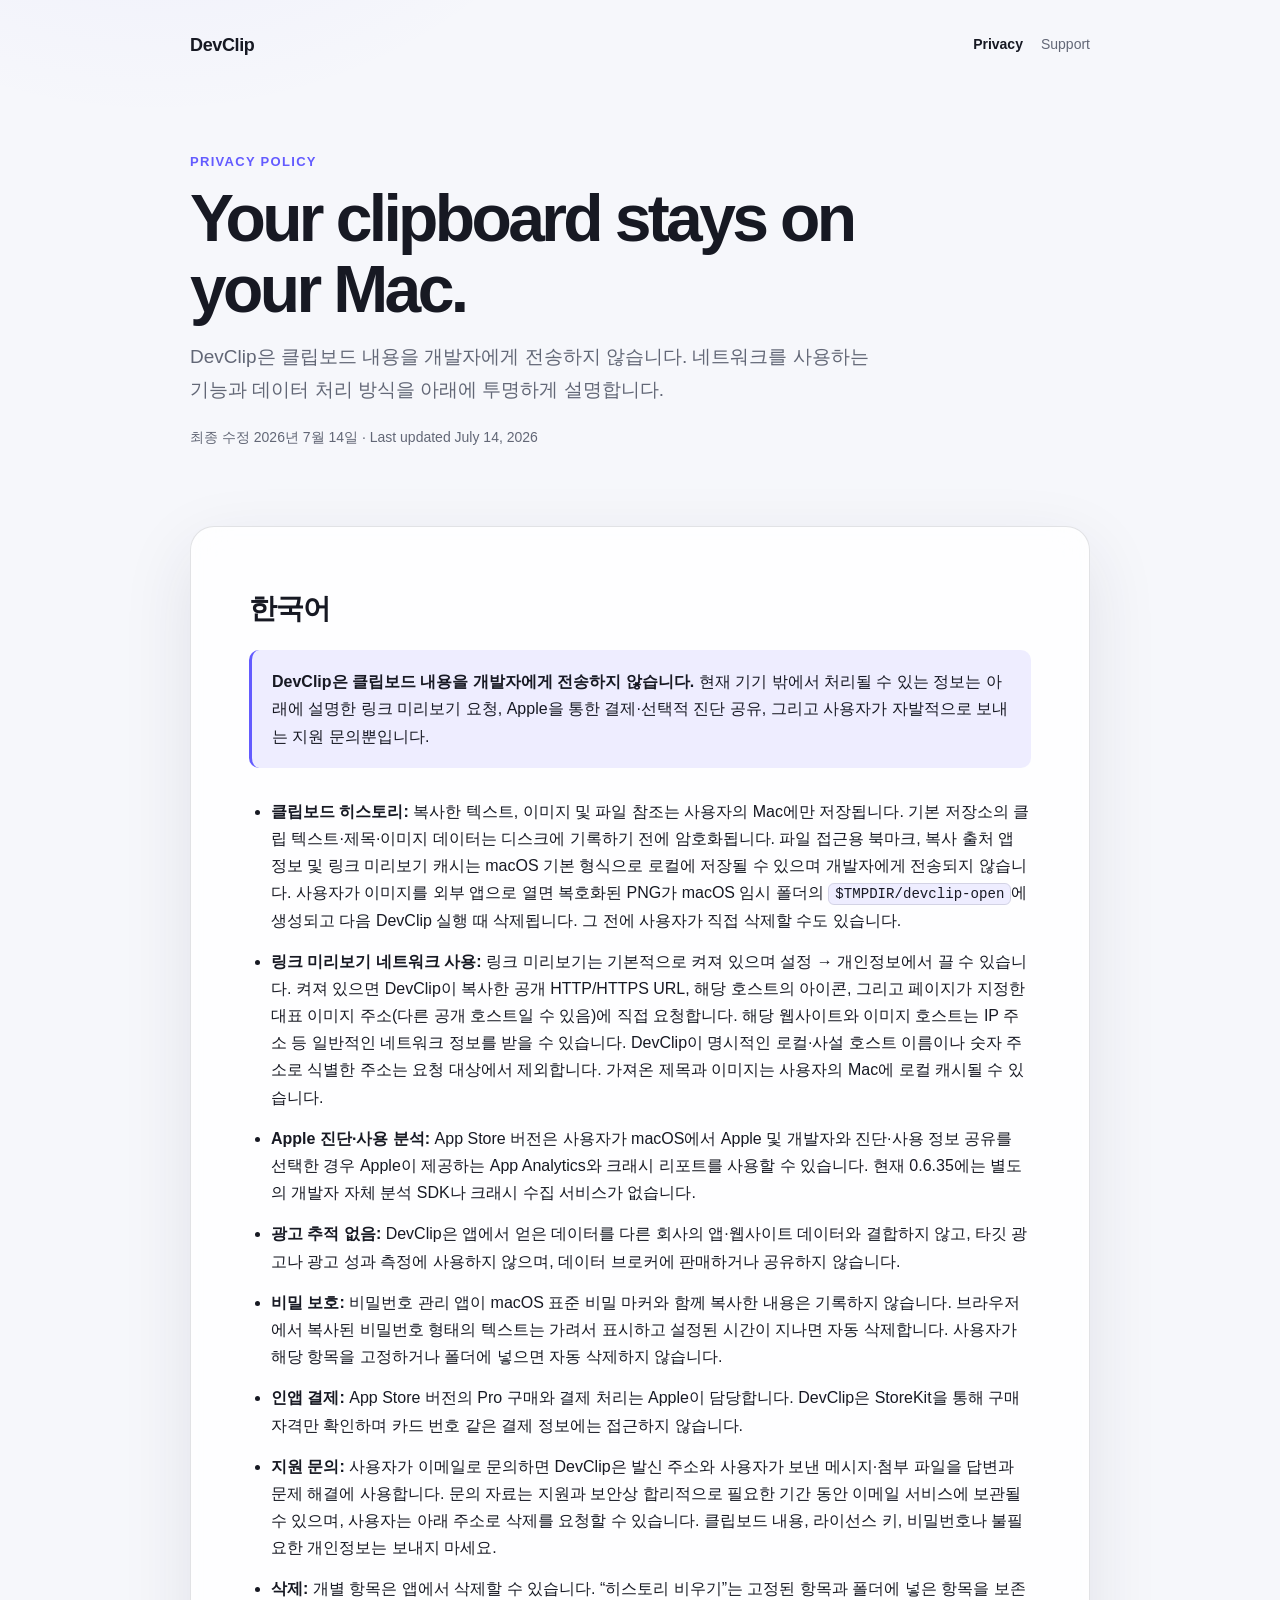
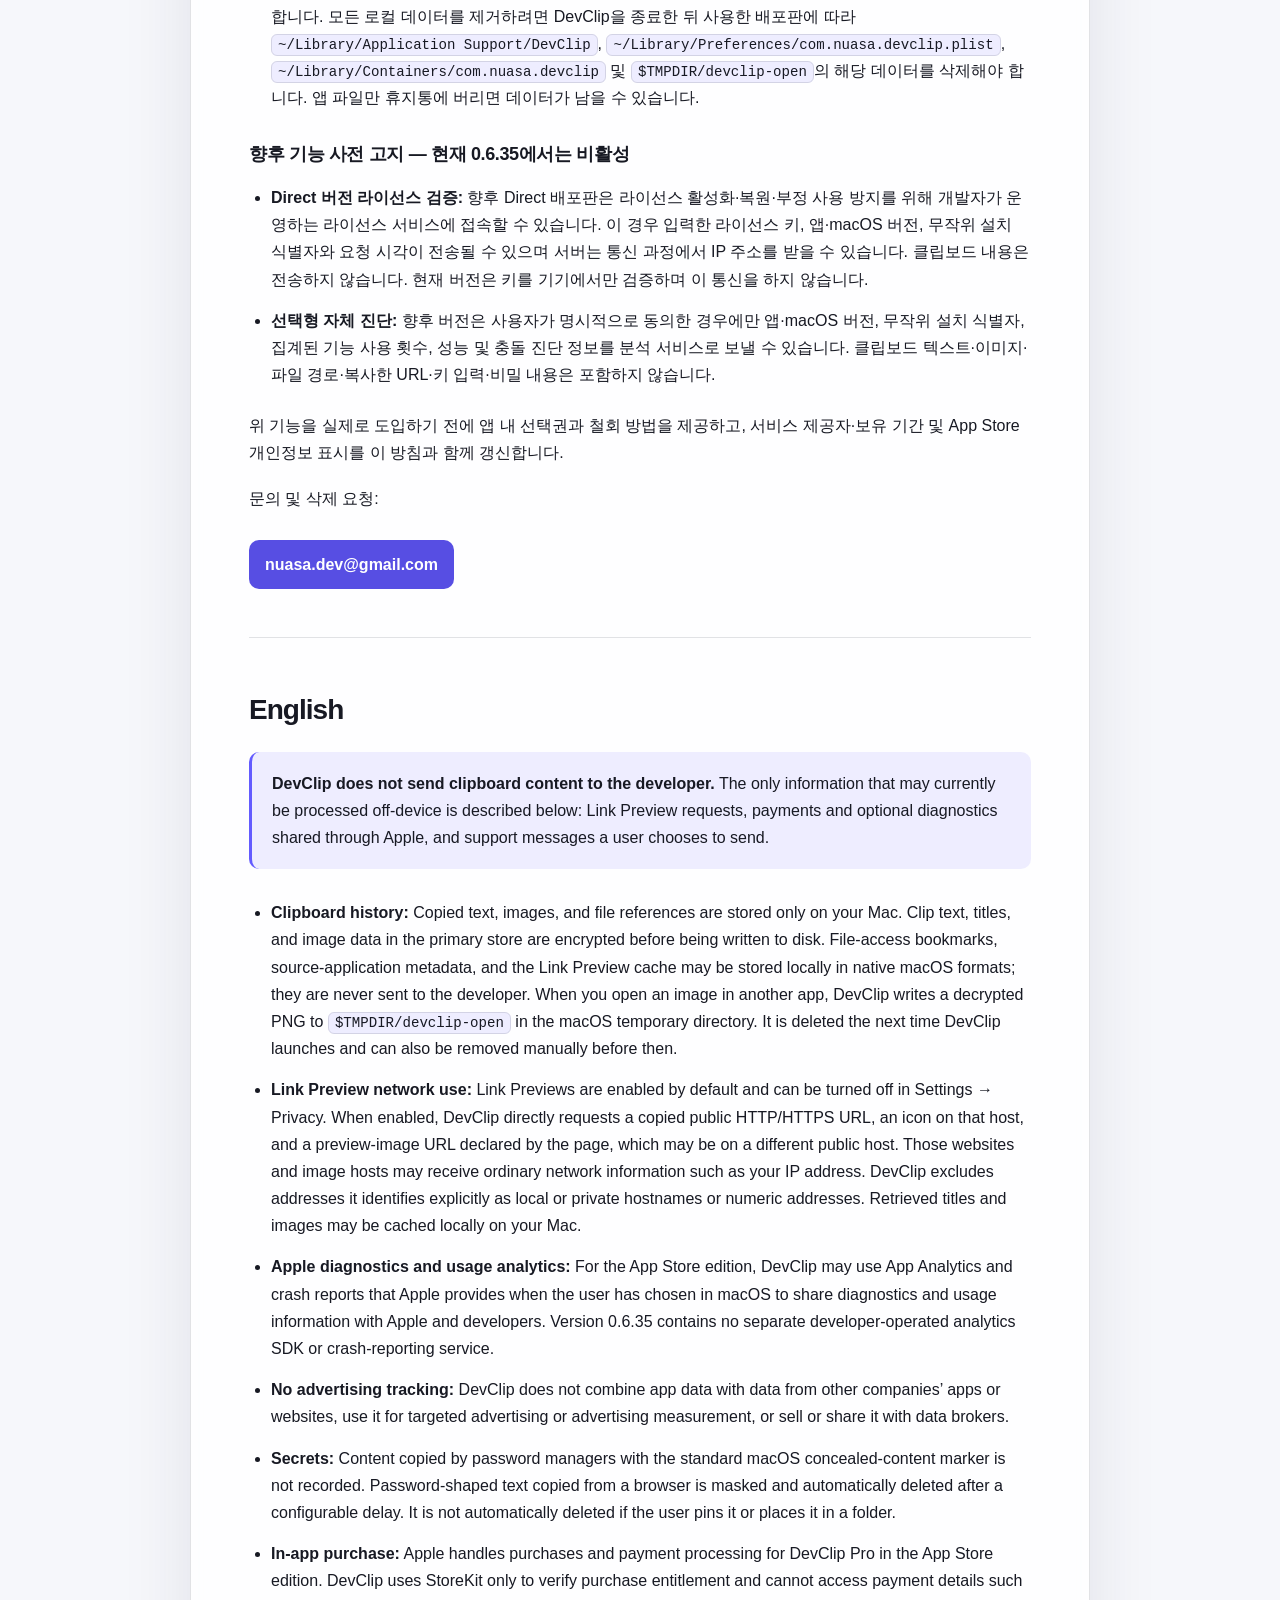
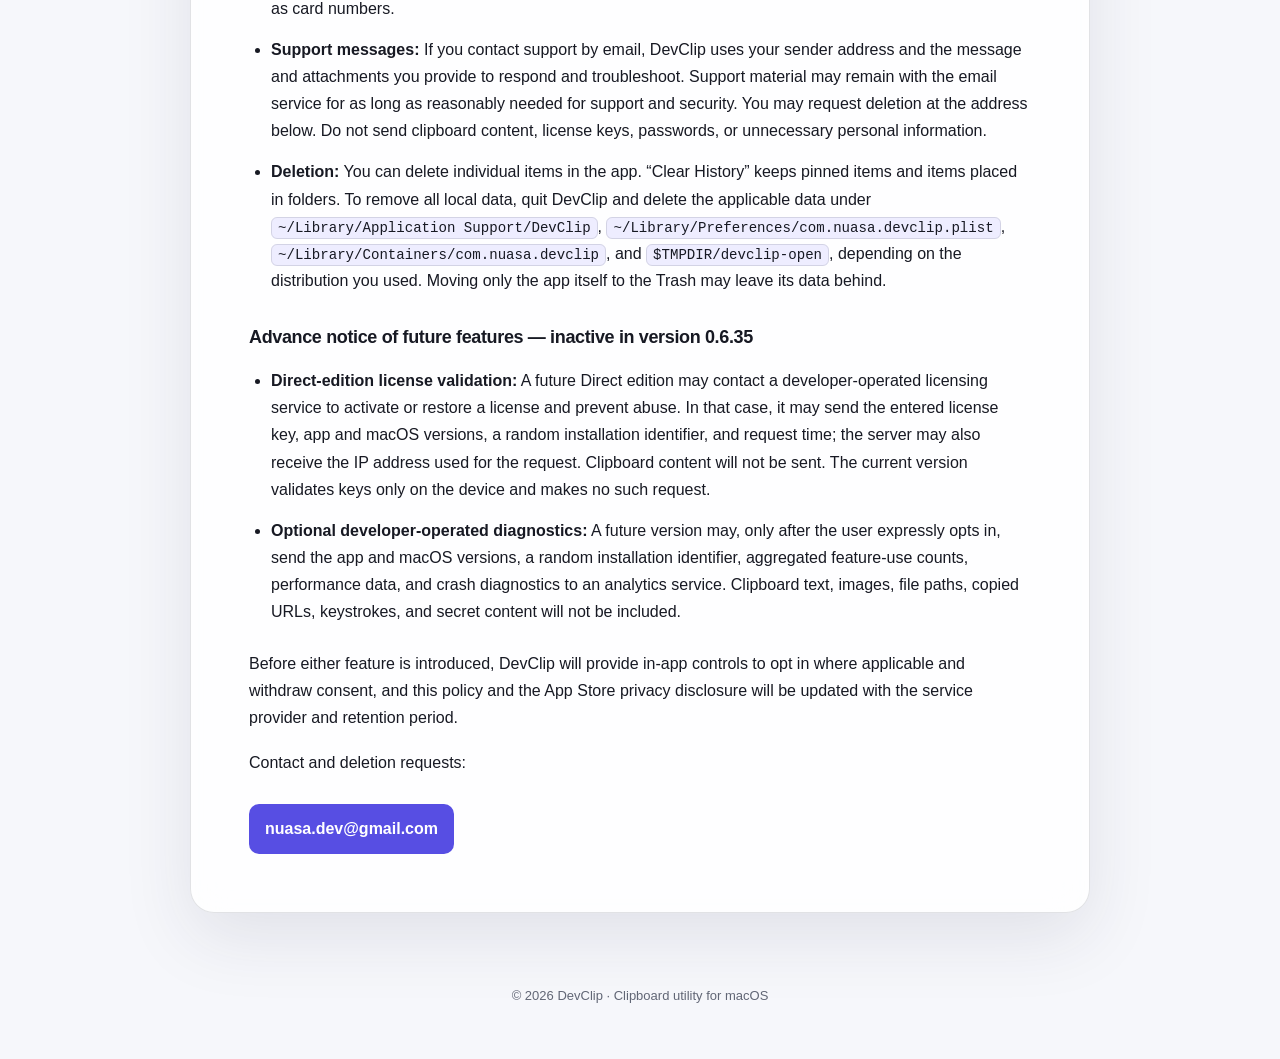
<file: index.html>
<!doctype html>
<html lang="en">
<head>
  <meta charset="utf-8">
  <meta name="viewport" content="width=device-width, initial-scale=1">
  <meta name="description" content="DevClip 개인정보처리방침과 Privacy Policy">
  <title>Privacy Policy · DevClip</title>
  <link rel="stylesheet" href="styles.css">
</head>
<body>
  <a class="skip-link" href="#content">Skip to content</a>
  <div class="shell">
    <header>
      <a class="brand" href="./">DevClip</a>
      <nav aria-label="Main navigation">
        <a href="./" aria-current="page">Privacy</a>
        <a href="support.html">Support</a>
      </nav>
    </header>

    <main id="content">
      <section class="hero">
        <div class="eyebrow">Privacy Policy</div>
        <h1>Your clipboard stays on your Mac.</h1>
        <p class="lede" lang="ko">DevClip은 클립보드 내용을 개발자에게 전송하지 않습니다. 네트워크를 사용하는 기능과 데이터 처리 방식을 아래에 투명하게 설명합니다.</p>
        <p class="updated">최종 수정 2026년 7월 14일 · Last updated July 14, 2026</p>
      </section>

      <article class="card">
        <section class="language" lang="ko">
          <h2>한국어</h2>
          <p class="notice"><strong>DevClip은 클립보드 내용을 개발자에게 전송하지 않습니다.</strong> 현재 기기 밖에서 처리될 수 있는 정보는 아래에 설명한 링크 미리보기 요청, Apple을 통한 결제·선택적 진단 공유, 그리고 사용자가 자발적으로 보내는 지원 문의뿐입니다.</p>
          <ul>
            <li><strong>클립보드 히스토리:</strong> 복사한 텍스트, 이미지 및 파일 참조는 사용자의 Mac에만 저장됩니다. 기본 저장소의 클립 텍스트·제목·이미지 데이터는 디스크에 기록하기 전에 암호화됩니다. 파일 접근용 북마크, 복사 출처 앱 정보 및 링크 미리보기 캐시는 macOS 기본 형식으로 로컬에 저장될 수 있으며 개발자에게 전송되지 않습니다. 사용자가 이미지를 외부 앱으로 열면 복호화된 PNG가 macOS 임시 폴더의 <code>$TMPDIR/devclip-open</code>에 생성되고 다음 DevClip 실행 때 삭제됩니다. 그 전에 사용자가 직접 삭제할 수도 있습니다.</li>
            <li><strong>링크 미리보기 네트워크 사용:</strong> 링크 미리보기는 기본적으로 켜져 있으며 설정 → 개인정보에서 끌 수 있습니다. 켜져 있으면 DevClip이 복사한 공개 HTTP/HTTPS URL, 해당 호스트의 아이콘, 그리고 페이지가 지정한 대표 이미지 주소(다른 공개 호스트일 수 있음)에 직접 요청합니다. 해당 웹사이트와 이미지 호스트는 IP 주소 등 일반적인 네트워크 정보를 받을 수 있습니다. DevClip이 명시적인 로컬·사설 호스트 이름이나 숫자 주소로 식별한 주소는 요청 대상에서 제외합니다. 가져온 제목과 이미지는 사용자의 Mac에 로컬 캐시될 수 있습니다.</li>
            <li><strong>Apple 진단·사용 분석:</strong> App Store 버전은 사용자가 macOS에서 Apple 및 개발자와 진단·사용 정보 공유를 선택한 경우 Apple이 제공하는 App Analytics와 크래시 리포트를 사용할 수 있습니다. 현재 0.6.35에는 별도의 개발자 자체 분석 SDK나 크래시 수집 서비스가 없습니다.</li>
            <li><strong>광고 추적 없음:</strong> DevClip은 앱에서 얻은 데이터를 다른 회사의 앱·웹사이트 데이터와 결합하지 않고, 타깃 광고나 광고 성과 측정에 사용하지 않으며, 데이터 브로커에 판매하거나 공유하지 않습니다.</li>
            <li><strong>비밀 보호:</strong> 비밀번호 관리 앱이 macOS 표준 비밀 마커와 함께 복사한 내용은 기록하지 않습니다. 브라우저에서 복사된 비밀번호 형태의 텍스트는 가려서 표시하고 설정된 시간이 지나면 자동 삭제합니다. 사용자가 해당 항목을 고정하거나 폴더에 넣으면 자동 삭제하지 않습니다.</li>
            <li><strong>인앱 결제:</strong> App Store 버전의 Pro 구매와 결제 처리는 Apple이 담당합니다. DevClip은 StoreKit을 통해 구매 자격만 확인하며 카드 번호 같은 결제 정보에는 접근하지 않습니다.</li>
            <li><strong>지원 문의:</strong> 사용자가 이메일로 문의하면 DevClip은 발신 주소와 사용자가 보낸 메시지·첨부 파일을 답변과 문제 해결에 사용합니다. 문의 자료는 지원과 보안상 합리적으로 필요한 기간 동안 이메일 서비스에 보관될 수 있으며, 사용자는 아래 주소로 삭제를 요청할 수 있습니다. 클립보드 내용, 라이선스 키, 비밀번호나 불필요한 개인정보는 보내지 마세요.</li>
            <li><strong>삭제:</strong> 개별 항목은 앱에서 삭제할 수 있습니다. “히스토리 비우기”는 고정된 항목과 폴더에 넣은 항목을 보존합니다. 모든 로컬 데이터를 제거하려면 DevClip을 종료한 뒤 사용한 배포판에 따라 <code>~/Library/Application Support/DevClip</code>, <code>~/Library/Preferences/com.nuasa.devclip.plist</code>, <code>~/Library/Containers/com.nuasa.devclip</code> 및 <code>$TMPDIR/devclip-open</code>의 해당 데이터를 삭제해야 합니다. 앱 파일만 휴지통에 버리면 데이터가 남을 수 있습니다.</li>
          </ul>
          <h3>향후 기능 사전 고지 — 현재 0.6.35에서는 비활성</h3>
          <ul>
            <li><strong>Direct 버전 라이선스 검증:</strong> 향후 Direct 배포판은 라이선스 활성화·복원·부정 사용 방지를 위해 개발자가 운영하는 라이선스 서비스에 접속할 수 있습니다. 이 경우 입력한 라이선스 키, 앱·macOS 버전, 무작위 설치 식별자와 요청 시각이 전송될 수 있으며 서버는 통신 과정에서 IP 주소를 받을 수 있습니다. 클립보드 내용은 전송하지 않습니다. 현재 버전은 키를 기기에서만 검증하며 이 통신을 하지 않습니다.</li>
            <li><strong>선택형 자체 진단:</strong> 향후 버전은 사용자가 명시적으로 동의한 경우에만 앱·macOS 버전, 무작위 설치 식별자, 집계된 기능 사용 횟수, 성능 및 충돌 진단 정보를 분석 서비스로 보낼 수 있습니다. 클립보드 텍스트·이미지·파일 경로·복사한 URL·키 입력·비밀 내용은 포함하지 않습니다.</li>
          </ul>
          <p>위 기능을 실제로 도입하기 전에 앱 내 선택권과 철회 방법을 제공하고, 서비스 제공자·보유 기간 및 App Store 개인정보 표시를 이 방침과 함께 갱신합니다.</p>
          <p>문의 및 삭제 요청:</p>
          <a class="contact" href="mailto:nuasa.dev@gmail.com">nuasa.dev@gmail.com</a>
        </section>

        <section class="language" lang="en">
          <h2>English</h2>
          <p class="notice"><strong>DevClip does not send clipboard content to the developer.</strong> The only information that may currently be processed off-device is described below: Link Preview requests, payments and optional diagnostics shared through Apple, and support messages a user chooses to send.</p>
          <ul>
            <li><strong>Clipboard history:</strong> Copied text, images, and file references are stored only on your Mac. Clip text, titles, and image data in the primary store are encrypted before being written to disk. File-access bookmarks, source-application metadata, and the Link Preview cache may be stored locally in native macOS formats; they are never sent to the developer. When you open an image in another app, DevClip writes a decrypted PNG to <code>$TMPDIR/devclip-open</code> in the macOS temporary directory. It is deleted the next time DevClip launches and can also be removed manually before then.</li>
            <li><strong>Link Preview network use:</strong> Link Previews are enabled by default and can be turned off in Settings → Privacy. When enabled, DevClip directly requests a copied public HTTP/HTTPS URL, an icon on that host, and a preview-image URL declared by the page, which may be on a different public host. Those websites and image hosts may receive ordinary network information such as your IP address. DevClip excludes addresses it identifies explicitly as local or private hostnames or numeric addresses. Retrieved titles and images may be cached locally on your Mac.</li>
            <li><strong>Apple diagnostics and usage analytics:</strong> For the App Store edition, DevClip may use App Analytics and crash reports that Apple provides when the user has chosen in macOS to share diagnostics and usage information with Apple and developers. Version 0.6.35 contains no separate developer-operated analytics SDK or crash-reporting service.</li>
            <li><strong>No advertising tracking:</strong> DevClip does not combine app data with data from other companies’ apps or websites, use it for targeted advertising or advertising measurement, or sell or share it with data brokers.</li>
            <li><strong>Secrets:</strong> Content copied by password managers with the standard macOS concealed-content marker is not recorded. Password-shaped text copied from a browser is masked and automatically deleted after a configurable delay. It is not automatically deleted if the user pins it or places it in a folder.</li>
            <li><strong>In-app purchase:</strong> Apple handles purchases and payment processing for DevClip Pro in the App Store edition. DevClip uses StoreKit only to verify purchase entitlement and cannot access payment details such as card numbers.</li>
            <li><strong>Support messages:</strong> If you contact support by email, DevClip uses your sender address and the message and attachments you provide to respond and troubleshoot. Support material may remain with the email service for as long as reasonably needed for support and security. You may request deletion at the address below. Do not send clipboard content, license keys, passwords, or unnecessary personal information.</li>
            <li><strong>Deletion:</strong> You can delete individual items in the app. “Clear History” keeps pinned items and items placed in folders. To remove all local data, quit DevClip and delete the applicable data under <code>~/Library/Application Support/DevClip</code>, <code>~/Library/Preferences/com.nuasa.devclip.plist</code>, <code>~/Library/Containers/com.nuasa.devclip</code>, and <code>$TMPDIR/devclip-open</code>, depending on the distribution you used. Moving only the app itself to the Trash may leave its data behind.</li>
          </ul>
          <h3>Advance notice of future features — inactive in version 0.6.35</h3>
          <ul>
            <li><strong>Direct-edition license validation:</strong> A future Direct edition may contact a developer-operated licensing service to activate or restore a license and prevent abuse. In that case, it may send the entered license key, app and macOS versions, a random installation identifier, and request time; the server may also receive the IP address used for the request. Clipboard content will not be sent. The current version validates keys only on the device and makes no such request.</li>
            <li><strong>Optional developer-operated diagnostics:</strong> A future version may, only after the user expressly opts in, send the app and macOS versions, a random installation identifier, aggregated feature-use counts, performance data, and crash diagnostics to an analytics service. Clipboard text, images, file paths, copied URLs, keystrokes, and secret content will not be included.</li>
          </ul>
          <p>Before either feature is introduced, DevClip will provide in-app controls to opt in where applicable and withdraw consent, and this policy and the App Store privacy disclosure will be updated with the service provider and retention period.</p>
          <p>Contact and deletion requests:</p>
          <a class="contact" href="mailto:nuasa.dev@gmail.com">nuasa.dev@gmail.com</a>
        </section>
      </article>
    </main>

    <footer>© 2026 DevClip · Clipboard utility for macOS</footer>
  </div>
</body>
</html>
</file>
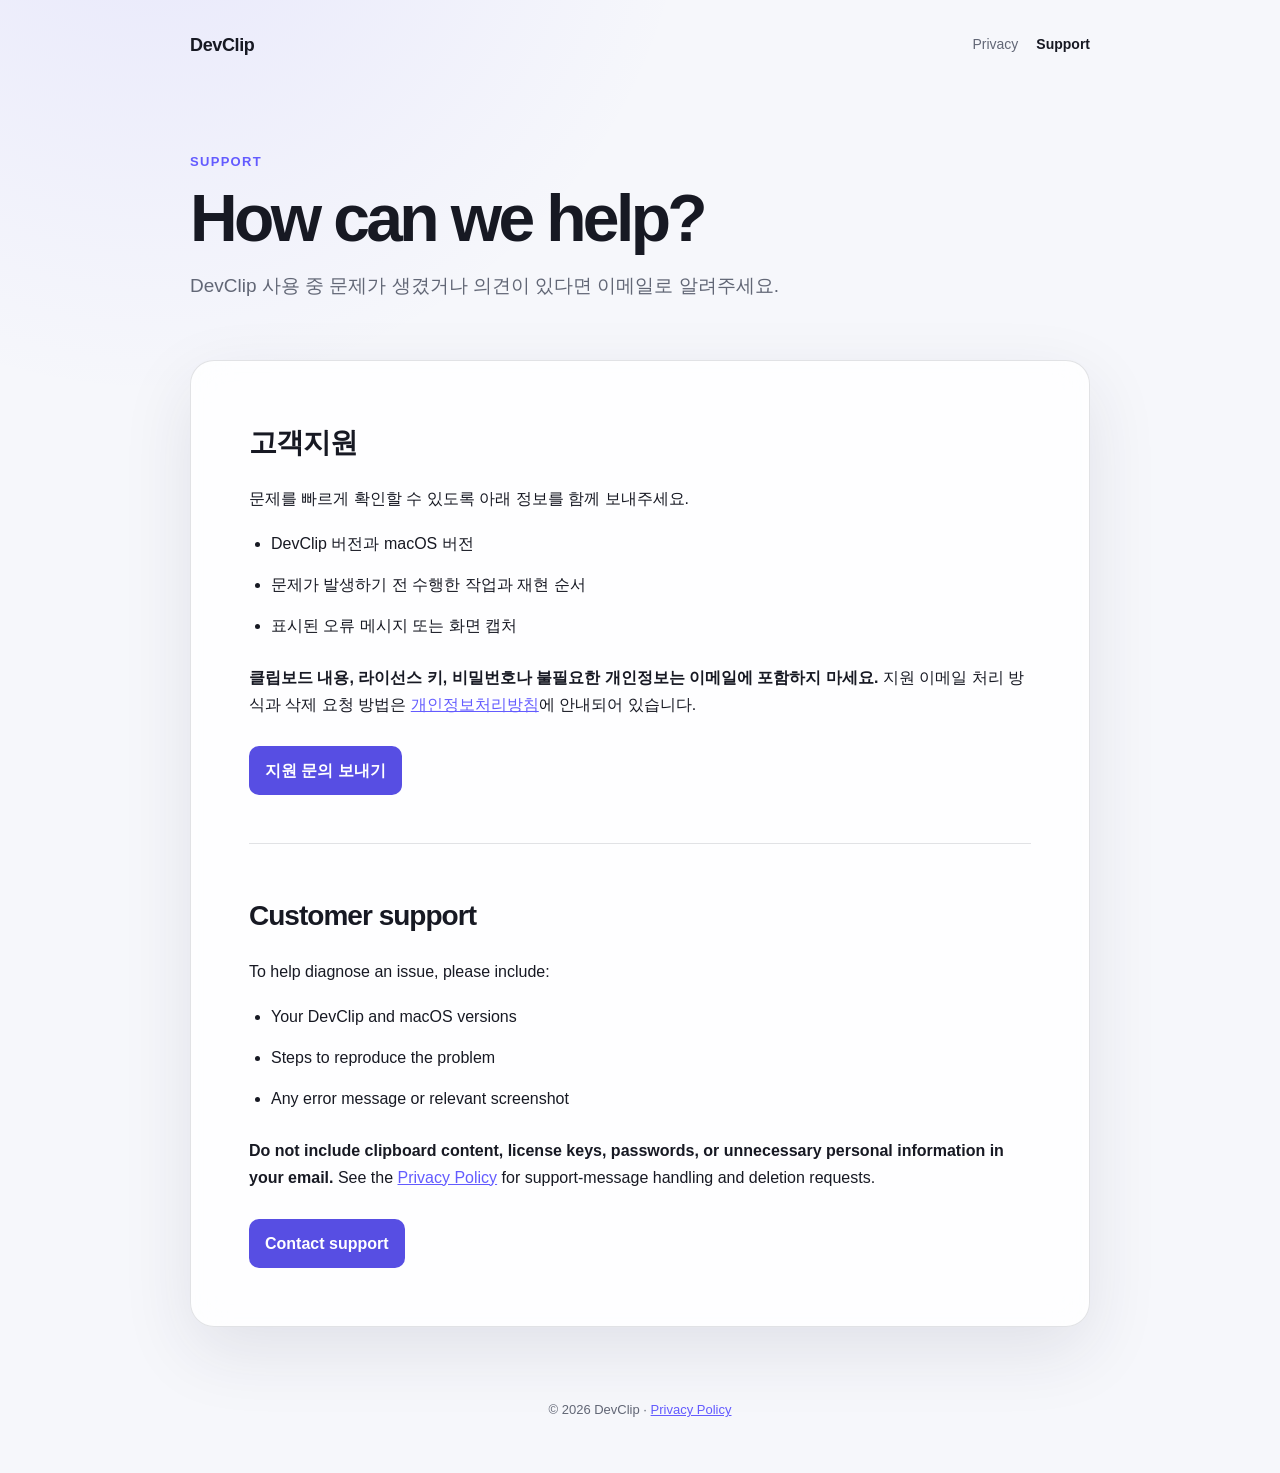
<file: support.html>
<!doctype html>
<html lang="en">
<head>
  <meta charset="utf-8">
  <meta name="viewport" content="width=device-width, initial-scale=1">
  <meta name="description" content="DevClip 고객지원 및 문의">
  <title>Support · DevClip</title>
  <link rel="stylesheet" href="styles.css">
</head>
<body>
  <a class="skip-link" href="#content">Skip to content</a>
  <div class="shell">
    <header>
      <a class="brand" href="./">DevClip</a>
      <nav aria-label="Main navigation">
        <a href="./">Privacy</a>
        <a href="support.html" aria-current="page">Support</a>
      </nav>
    </header>

    <main id="content">
      <section class="hero">
        <div class="eyebrow">Support</div>
        <h1>How can we help?</h1>
        <p class="lede" lang="ko">DevClip 사용 중 문제가 생겼거나 의견이 있다면 이메일로 알려주세요.</p>
      </section>

      <article class="card">
        <section class="language" lang="ko">
          <h2>고객지원</h2>
          <p>문제를 빠르게 확인할 수 있도록 아래 정보를 함께 보내주세요.</p>
          <ul>
            <li>DevClip 버전과 macOS 버전</li>
            <li>문제가 발생하기 전 수행한 작업과 재현 순서</li>
            <li>표시된 오류 메시지 또는 화면 캡처</li>
          </ul>
          <p><strong>클립보드 내용, 라이선스 키, 비밀번호나 불필요한 개인정보는 이메일에 포함하지 마세요.</strong> 지원 이메일 처리 방식과 삭제 요청 방법은 <a href="./">개인정보처리방침</a>에 안내되어 있습니다.</p>
          <a class="contact" href="mailto:nuasa.dev@gmail.com?subject=DevClip%20지원%20문의">지원 문의 보내기</a>
        </section>

        <section class="language" lang="en">
          <h2>Customer support</h2>
          <p>To help diagnose an issue, please include:</p>
          <ul>
            <li>Your DevClip and macOS versions</li>
            <li>Steps to reproduce the problem</li>
            <li>Any error message or relevant screenshot</li>
          </ul>
          <p><strong>Do not include clipboard content, license keys, passwords, or unnecessary personal information in your email.</strong> See the <a href="./">Privacy Policy</a> for support-message handling and deletion requests.</p>
          <a class="contact" href="mailto:nuasa.dev@gmail.com?subject=DevClip%20Support">Contact support</a>
        </section>
      </article>
    </main>

    <footer>© 2026 DevClip · <a href="./">Privacy Policy</a></footer>
  </div>
</body>
</html>
</file>
<file: styles.css>
:root {
  color-scheme: light dark;
  --bg: #f6f7fb;
  --surface: rgba(255, 255, 255, 0.82);
  --text: #171923;
  --muted: #626776;
  --line: rgba(22, 28, 45, 0.12);
  --accent: #635bff;
  --accent-soft: rgba(99, 91, 255, 0.1);
  --button-bg: #574ee3;
  --button-text: #fff;
  --shadow: 0 24px 70px rgba(40, 43, 70, 0.1);
}

@media (prefers-color-scheme: dark) {
  :root {
    --bg: #101116;
    --surface: rgba(28, 30, 38, 0.88);
    --text: #f3f4f8;
    --muted: #a8adba;
    --line: rgba(255, 255, 255, 0.11);
    --accent: #9b95ff;
    --accent-soft: rgba(155, 149, 255, 0.13);
    --button-bg: #aaa5ff;
    --button-text: #111218;
    --shadow: 0 24px 70px rgba(0, 0, 0, 0.25);
  }
}

* { box-sizing: border-box; }

html { scroll-behavior: smooth; }

body {
  margin: 0;
  background:
    radial-gradient(circle at 12% -10%, var(--accent-soft), transparent 34rem),
    var(--bg);
  color: var(--text);
  font: 16px/1.7 -apple-system, BlinkMacSystemFont, "SF Pro Text", "Noto Sans KR", sans-serif;
}

a { color: var(--accent); }
a:hover { text-decoration-thickness: 2px; }

.skip-link {
  position: fixed;
  top: 10px;
  left: 10px;
  z-index: 10;
  padding: 9px 13px;
  border-radius: 8px;
  background: var(--text);
  color: var(--bg);
  transform: translateY(-160%);
}

.skip-link:focus { transform: translateY(0); }

.shell {
  width: min(900px, calc(100% - 32px));
  margin: 0 auto;
}

header {
  display: flex;
  align-items: center;
  justify-content: space-between;
  gap: 24px;
  padding: 30px 0;
}

.brand {
  color: var(--text);
  font-size: 18px;
  font-weight: 750;
  letter-spacing: -0.02em;
  text-decoration: none;
}

nav { display: flex; gap: 18px; }
nav a { color: var(--muted); font-size: 14px; text-decoration: none; }
nav a[aria-current="page"] { color: var(--text); font-weight: 650; }

.hero { padding: 60px 0 34px; }
.eyebrow {
  color: var(--accent);
  font-size: 13px;
  font-weight: 750;
  letter-spacing: 0.1em;
  text-transform: uppercase;
}

h1 {
  max-width: 720px;
  margin: 10px 0 16px;
  font-size: clamp(38px, 7vw, 66px);
  line-height: 1.08;
  letter-spacing: -0.055em;
}

.lede { max-width: 700px; margin: 0; color: var(--muted); font-size: 19px; }
.updated { margin-top: 20px; color: var(--muted); font-size: 14px; }

.card {
  margin: 24px 0 72px;
  padding: clamp(24px, 6vw, 58px);
  border: 1px solid var(--line);
  border-radius: 24px;
  background: var(--surface);
  box-shadow: var(--shadow);
  backdrop-filter: blur(18px);
}

.language + .language {
  margin-top: 48px;
  padding-top: 48px;
  border-top: 1px solid var(--line);
}

h2 { margin: 0 0 18px; font-size: 28px; letter-spacing: -0.035em; }
h3 { margin: 28px 0 8px; font-size: 18px; letter-spacing: -0.02em; }
p { margin: 8px 0 18px; }
ul { margin: 14px 0 24px; padding-left: 22px; }
li + li { margin-top: 14px; }
strong { font-weight: 720; }
code {
  padding: 2px 6px;
  border: 1px solid var(--line);
  border-radius: 6px;
  background: var(--accent-soft);
  font: 0.88em ui-monospace, SFMono-Regular, Menlo, monospace;
  overflow-wrap: anywhere;
}

.notice {
  margin: 0 0 30px;
  padding: 18px 20px;
  border-left: 3px solid var(--accent);
  border-radius: 10px;
  background: var(--accent-soft);
}

.contact {
  display: inline-flex;
  margin-top: 10px;
  padding: 11px 16px;
  border-radius: 10px;
  background: var(--button-bg);
  color: var(--button-text);
  font-weight: 700;
  text-decoration: none;
}

footer {
  padding: 0 0 52px;
  color: var(--muted);
  font-size: 13px;
  text-align: center;
}

@media (max-width: 560px) {
  header { align-items: flex-start; flex-direction: column; }
  .hero { padding-top: 30px; }
  .card { border-radius: 18px; }
}
</file>
